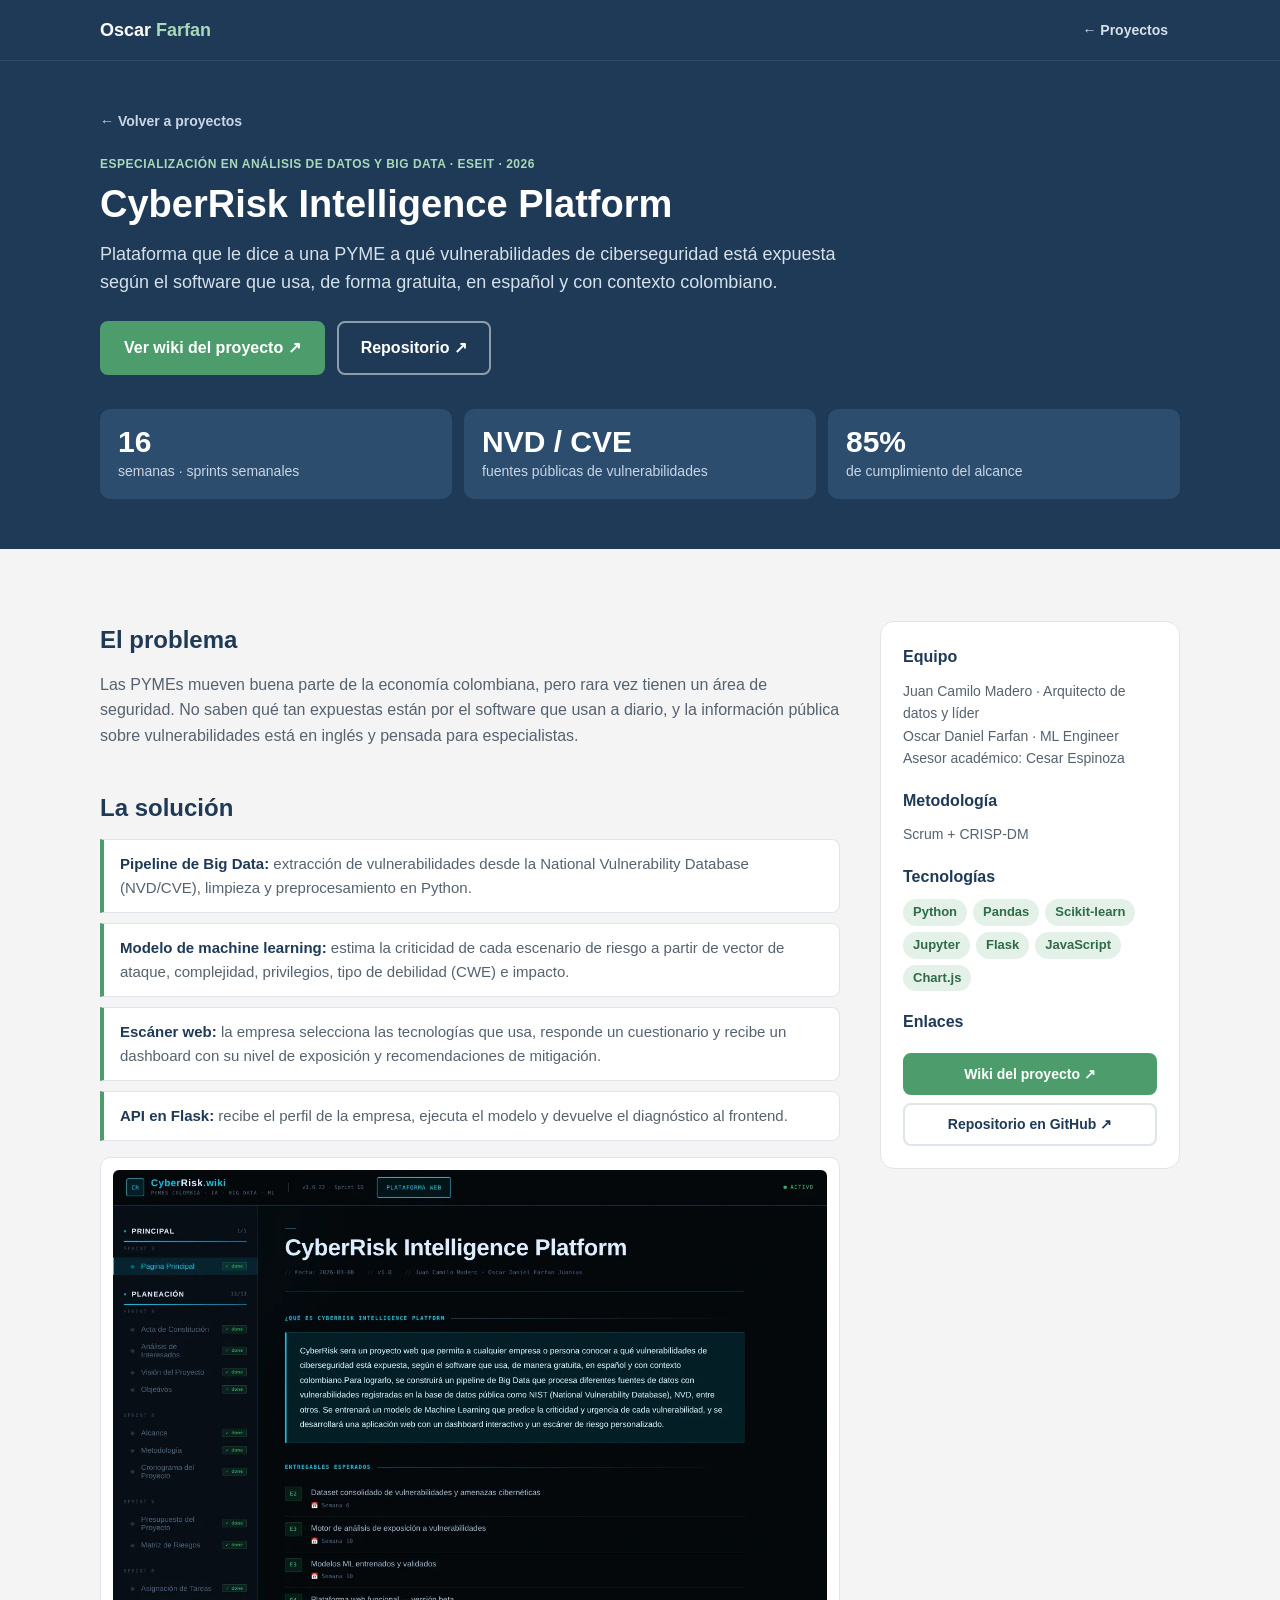
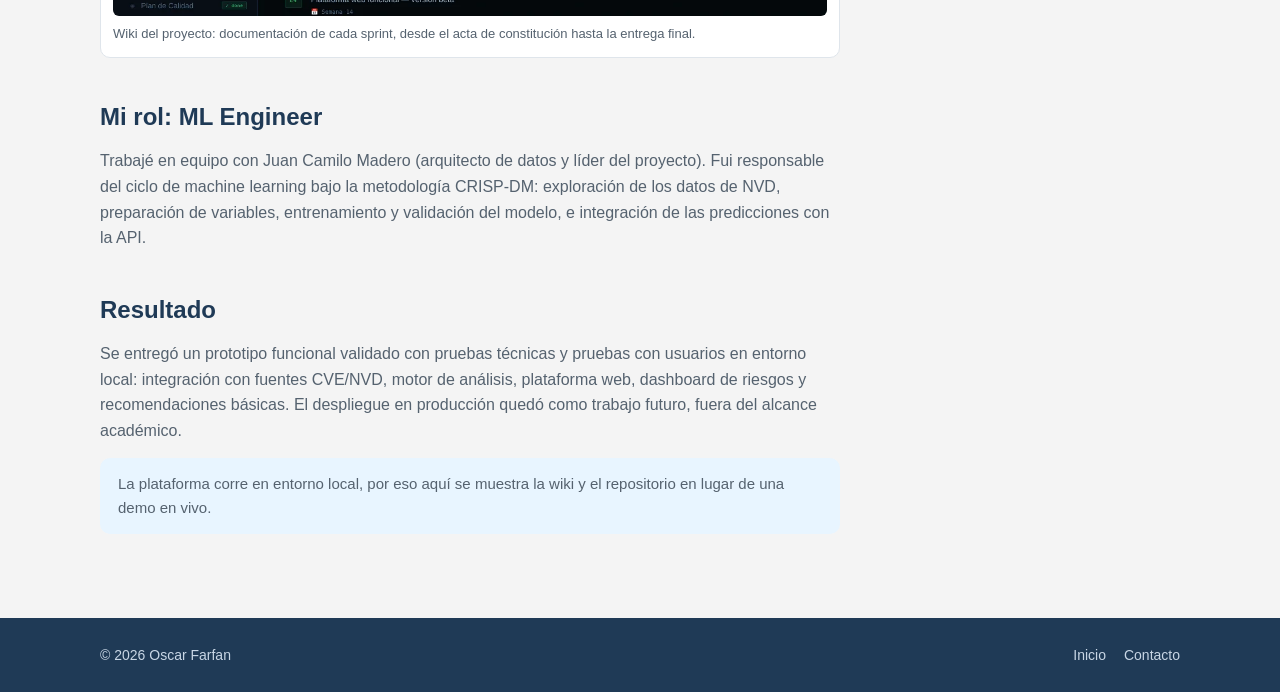
<file: proyectos/cyberrisk.html>
<!DOCTYPE html>
<html lang="es">
<head>
    <meta charset="UTF-8">
    <meta name="viewport" content="width=device-width, initial-scale=1.0">
    <title>CyberRisk Intelligence Platform | Oscar Farfan</title>
    <meta name="description" content="Plataforma de inteligencia de riesgo cibernético para PYMEs colombianas con Big Data y machine learning. Proyecto de la Especialización en Análisis de Datos y Big Data (ESEIT).">
    <link rel="stylesheet" href="../styles/style.css">
    <link rel="shortcut icon" href="../img/favicon.ico">
</head>
<body>
    <header>
        <div class="nav-container">
            <a href="../index.html" class="nav-brand">Oscar <span>Farfan</span></a>
            <ul class="nav-list" style="display:flex">
                <li><a href="../index.html#destacados">← Proyectos</a></li>
            </ul>
        </div>
    </header>

    <section class="detail-hero">
        <div class="container">
            <a class="back-link" href="../index.html#destacados">← Volver a proyectos</a>
            <span class="badge">Especialización en Análisis de Datos y Big Data · ESEIT · 2026</span>
            <h1>CyberRisk Intelligence Platform</h1>
            <p>Plataforma que le dice a una PYME a qué vulnerabilidades de ciberseguridad está expuesta según el software que usa, de forma gratuita, en español y con contexto colombiano.</p>
            <div class="hero-actions">
                <a class="btn" href="https://oscar98farfan.github.io/CyberRiskIntelligencePlatform/" target="_blank" rel="noopener">Ver wiki del proyecto ↗</a>
                <a class="btn btn-outline" href="https://github.com/Oscar98farfan/CyberRiskIntelligencePlatform" target="_blank" rel="noopener">Repositorio ↗</a>
            </div>
            <div class="detail-meta">
                <div class="stat"><strong>16</strong><span>semanas · sprints semanales</span></div>
                <div class="stat"><strong>NVD / CVE</strong><span>fuentes públicas de vulnerabilidades</span></div>
                <div class="stat"><strong>85%</strong><span>de cumplimiento del alcance</span></div>
            </div>
        </div>
    </section>

    <section class="section">
        <div class="container detail-layout">
            <div class="detail-main">
                <h2>El problema</h2>
                <p>Las PYMEs mueven buena parte de la economía colombiana, pero rara vez tienen un área de seguridad. No saben qué tan expuestas están por el software que usan a diario, y la información pública sobre vulnerabilidades está en inglés y pensada para especialistas.</p>

                <h2>La solución</h2>
                <ul class="feature-list">
                    <li><strong>Pipeline de Big Data:</strong> extracción de vulnerabilidades desde la National Vulnerability Database (NVD/CVE), limpieza y preprocesamiento en Python.</li>
                    <li><strong>Modelo de machine learning:</strong> estima la criticidad de cada escenario de riesgo a partir de vector de ataque, complejidad, privilegios, tipo de debilidad (CWE) e impacto.</li>
                    <li><strong>Escáner web:</strong> la empresa selecciona las tecnologías que usa, responde un cuestionario y recibe un dashboard con su nivel de exposición y recomendaciones de mitigación.</li>
                    <li><strong>API en Flask:</strong> recibe el perfil de la empresa, ejecuta el modelo y devuelve el diagnóstico al frontend.</li>
                </ul>

                <figure class="figure">
                    <img src="../img/proyectos/cyberrisk-wiki.webp" alt="Wiki del proyecto CyberRisk con la descripción y los entregables" loading="lazy">
                    <figcaption>Wiki del proyecto: documentación de cada sprint, desde el acta de constitución hasta la entrega final.</figcaption>
                </figure>

                <h2>Mi rol: ML Engineer</h2>
                <p>Trabajé en equipo con Juan Camilo Madero (arquitecto de datos y líder del proyecto). Fui responsable del ciclo de machine learning bajo la metodología CRISP-DM: exploración de los datos de NVD, preparación de variables, entrenamiento y validación del modelo, e integración de las predicciones con la API.</p>

                <h2>Resultado</h2>
                <p>Se entregó un prototipo funcional validado con pruebas técnicas y pruebas con usuarios en entorno local: integración con fuentes CVE/NVD, motor de análisis, plataforma web, dashboard de riesgos y recomendaciones básicas. El despliegue en producción quedó como trabajo futuro, fuera del alcance académico.</p>
                <p class="note">La plataforma corre en entorno local, por eso aquí se muestra la wiki y el repositorio en lugar de una demo en vivo.</p>
            </div>

            <aside class="detail-aside">
                <h3>Equipo</h3>
                <p>Juan Camilo Madero · Arquitecto de datos y líder<br>Oscar Daniel Farfan · ML Engineer<br>Asesor académico: Cesar Espinoza</p>
                <h3>Metodología</h3>
                <p>Scrum + CRISP-DM</p>
                <h3>Tecnologías</h3>
                <div class="tags">
                    <span class="tag">Python</span><span class="tag">Pandas</span><span class="tag">Scikit-learn</span><span class="tag">Jupyter</span><span class="tag">Flask</span><span class="tag">JavaScript</span><span class="tag">Chart.js</span>
                </div>
                <h3>Enlaces</h3>
                <a class="btn btn-sm" href="https://oscar98farfan.github.io/CyberRiskIntelligencePlatform/" target="_blank" rel="noopener">Wiki del proyecto ↗</a>
                <a class="btn btn-sm btn-light" href="https://github.com/Oscar98farfan/CyberRiskIntelligencePlatform" target="_blank" rel="noopener">Repositorio en GitHub ↗</a>
            </aside>
        </div>
    </section>

    <footer>
        <div class="container footer-content">
            <p>&copy; 2026 Oscar Farfan</p>
            <div class="footer-links"><a href="../index.html">Inicio</a><a href="../index.html#contacto">Contacto</a></div>
        </div>
    </footer>
</body>
</html>
</file>
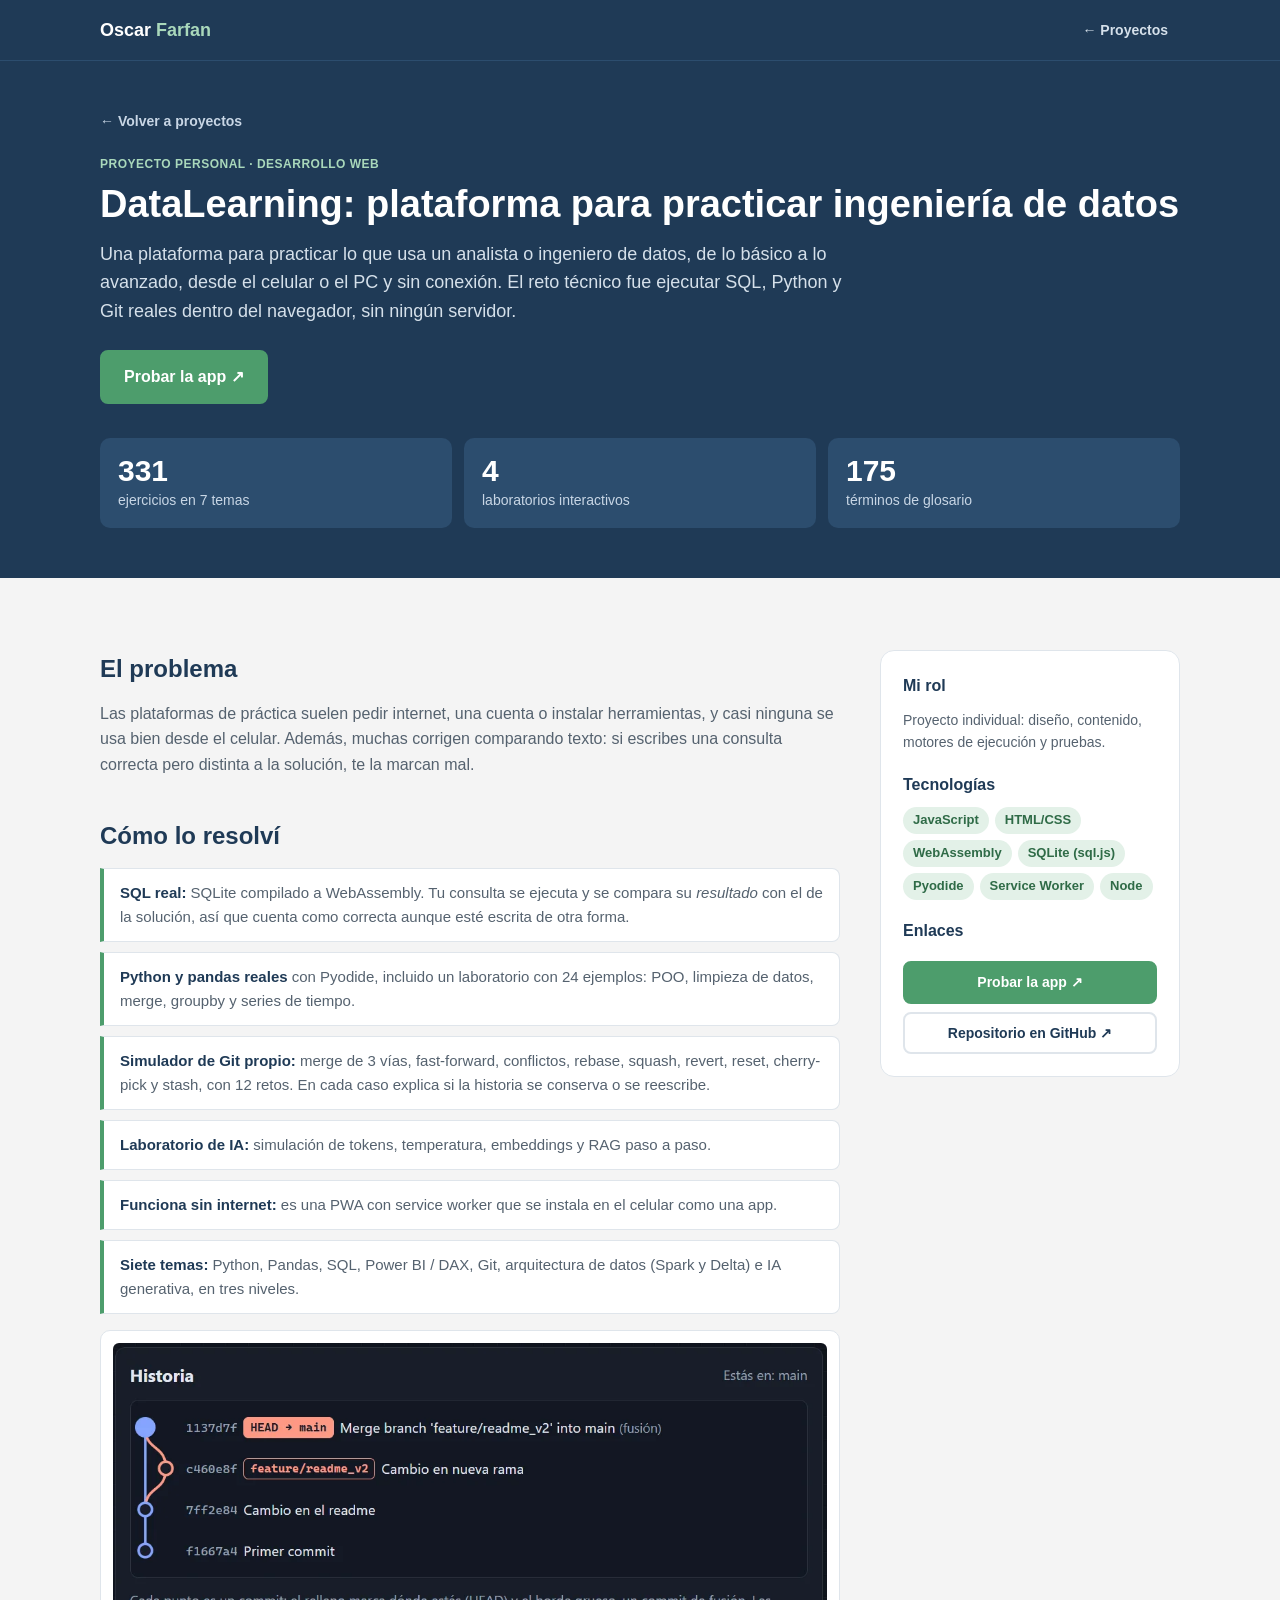
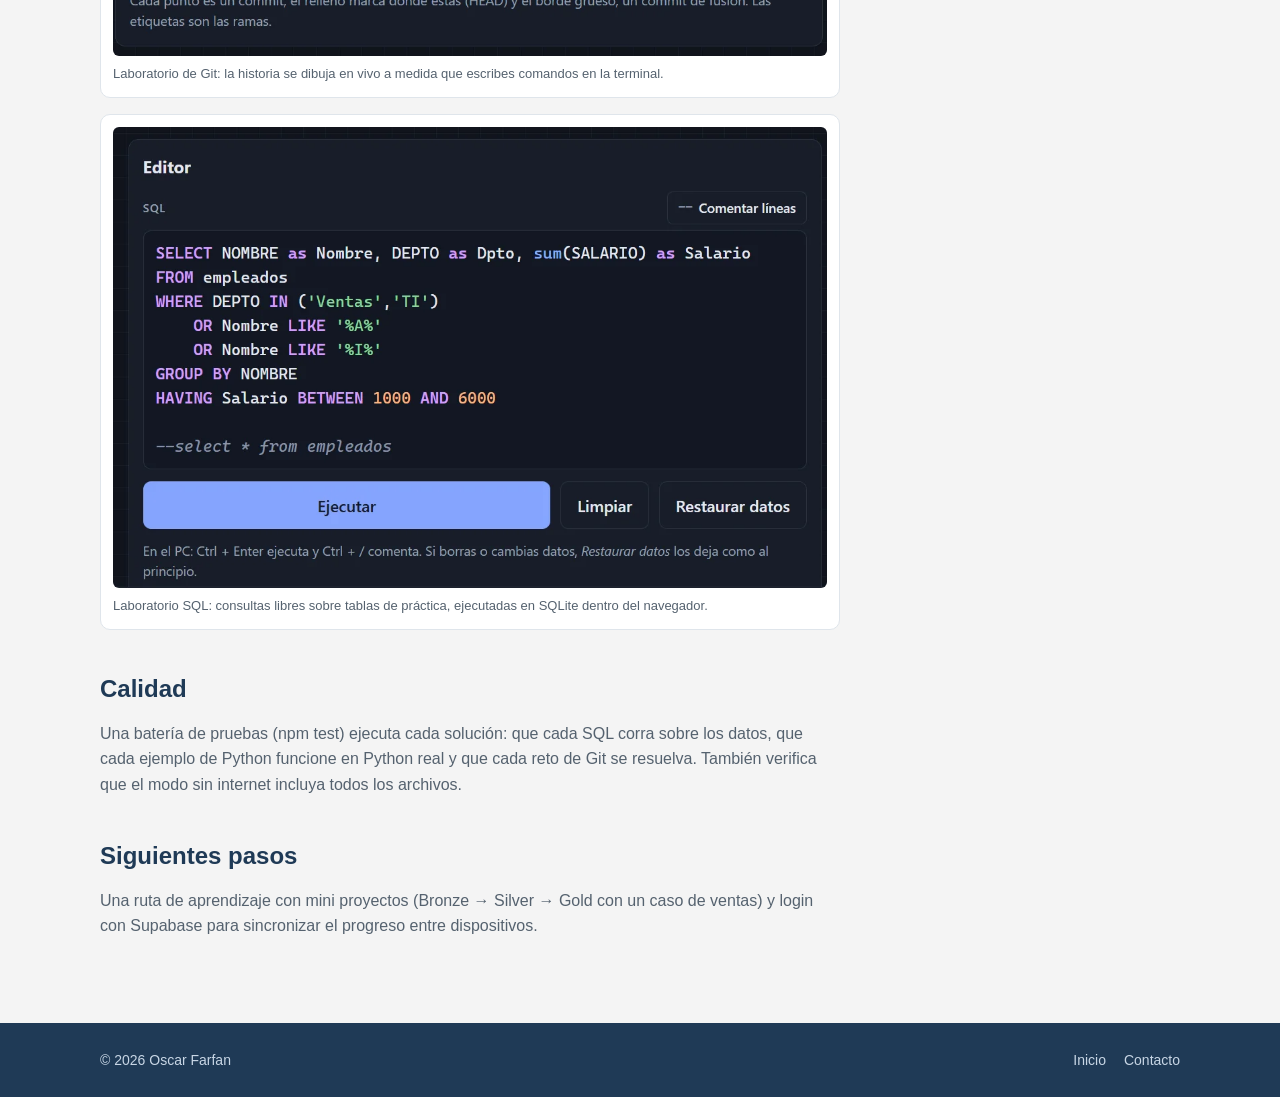
<file: proyectos/datalearning.html>
<!DOCTYPE html>
<html lang="es">
<head>
    <meta charset="UTF-8">
    <meta name="viewport" content="width=device-width, initial-scale=1.0">
    <title>DataLearning | Oscar Farfan</title>
    <meta name="description" content="Plataforma para practicar ingeniería y análisis de datos sin internet: SQL, Python y pandas reales en el navegador con WebAssembly, simulador de Git y 331 ejercicios.">
    <link rel="stylesheet" href="../styles/style.css">
    <link rel="shortcut icon" href="../img/favicon.ico">
</head>
<body>
    <header>
        <div class="nav-container">
            <a href="../index.html" class="nav-brand">Oscar <span>Farfan</span></a>
            <ul class="nav-list" style="display:flex">
                <li><a href="../index.html#destacados">← Proyectos</a></li>
            </ul>
        </div>
    </header>

    <section class="detail-hero">
        <div class="container">
            <a class="back-link" href="../index.html#destacados">← Volver a proyectos</a>
            <span class="badge">Proyecto personal · Desarrollo web</span>
            <h1>DataLearning: plataforma para practicar ingeniería de datos</h1>
            <p>Una plataforma para practicar lo que usa un analista o ingeniero de datos, de lo básico a lo avanzado, desde el celular o el PC y sin conexión. El reto técnico fue ejecutar SQL, Python y Git reales dentro del navegador, sin ningún servidor.</p>
            <div class="hero-actions">
                <a class="btn" href="https://oscar98farfan.github.io/DataLearning/" target="_blank" rel="noopener">Probar la app ↗</a>
            </div>
            <div class="detail-meta">
                <div class="stat"><strong>331</strong><span>ejercicios en 7 temas</span></div>
                <div class="stat"><strong>4</strong><span>laboratorios interactivos</span></div>
                <div class="stat"><strong>175</strong><span>términos de glosario</span></div>
            </div>
        </div>
    </section>

    <section class="section">
        <div class="container detail-layout">
            <div class="detail-main">
                <h2>El problema</h2>
                <p>Las plataformas de práctica suelen pedir internet, una cuenta o instalar herramientas, y casi ninguna se usa bien desde el celular. Además, muchas corrigen comparando texto: si escribes una consulta correcta pero distinta a la solución, te la marcan mal.</p>

                <h2>Cómo lo resolví</h2>
                <ul class="feature-list">
                    <li><strong>SQL real:</strong> SQLite compilado a WebAssembly. Tu consulta se ejecuta y se compara su <em>resultado</em> con el de la solución, así que cuenta como correcta aunque esté escrita de otra forma.</li>
                    <li><strong>Python y pandas reales</strong> con Pyodide, incluido un laboratorio con 24 ejemplos: POO, limpieza de datos, merge, groupby y series de tiempo.</li>
                    <li><strong>Simulador de Git propio:</strong> merge de 3 vías, fast-forward, conflictos, rebase, squash, revert, reset, cherry-pick y stash, con 12 retos. En cada caso explica si la historia se conserva o se reescribe.</li>
                    <li><strong>Laboratorio de IA:</strong> simulación de tokens, temperatura, embeddings y RAG paso a paso.</li>
                    <li><strong>Funciona sin internet:</strong> es una PWA con service worker que se instala en el celular como una app.</li>
                    <li><strong>Siete temas:</strong> Python, Pandas, SQL, Power BI / DAX, Git, arquitectura de datos (Spark y Delta) e IA generativa, en tres niveles.</li>
                </ul>

                <figure class="figure">
                    <img src="../img/proyectos/datalearning-git.webp" alt="Grafo de la historia en el laboratorio de Git, con una rama fusionada en main" loading="lazy">
                    <figcaption>Laboratorio de Git: la historia se dibuja en vivo a medida que escribes comandos en la terminal.</figcaption>
                </figure>
                <figure class="figure">
                    <img src="../img/proyectos/datalearning-sql.webp" alt="Editor SQL con colores de sintaxis y botones para ejecutar y restaurar los datos" loading="lazy">
                    <figcaption>Laboratorio SQL: consultas libres sobre tablas de práctica, ejecutadas en SQLite dentro del navegador.</figcaption>
                </figure>

                <h2>Calidad</h2>
                <p>Una batería de pruebas (<code>npm test</code>) ejecuta cada solución: que cada SQL corra sobre los datos, que cada ejemplo de Python funcione en Python real y que cada reto de Git se resuelva. También verifica que el modo sin internet incluya todos los archivos.</p>

                <h2>Siguientes pasos</h2>
                <p>Una ruta de aprendizaje con mini proyectos (Bronze → Silver → Gold con un caso de ventas) y login con Supabase para sincronizar el progreso entre dispositivos.</p>
            </div>

            <aside class="detail-aside">
                <h3>Mi rol</h3>
                <p>Proyecto individual: diseño, contenido, motores de ejecución y pruebas.</p>
                <h3>Tecnologías</h3>
                <div class="tags">
                    <span class="tag">JavaScript</span><span class="tag">HTML/CSS</span><span class="tag">WebAssembly</span><span class="tag">SQLite (sql.js)</span><span class="tag">Pyodide</span><span class="tag">Service Worker</span><span class="tag">Node</span>
                </div>
                <h3>Enlaces</h3>
                <a class="btn btn-sm" href="https://oscar98farfan.github.io/DataLearning/" target="_blank" rel="noopener">Probar la app ↗</a>
                <a class="btn btn-sm btn-light" href="https://github.com/Oscar98farfan/DataLearning" target="_blank" rel="noopener">Repositorio en GitHub ↗</a>
            </aside>
        </div>
    </section>

    <footer>
        <div class="container footer-content">
            <p>&copy; 2026 Oscar Farfan</p>
            <div class="footer-links"><a href="../index.html">Inicio</a><a href="../index.html#contacto">Contacto</a></div>
        </div>
    </footer>
</body>
</html>
</file>
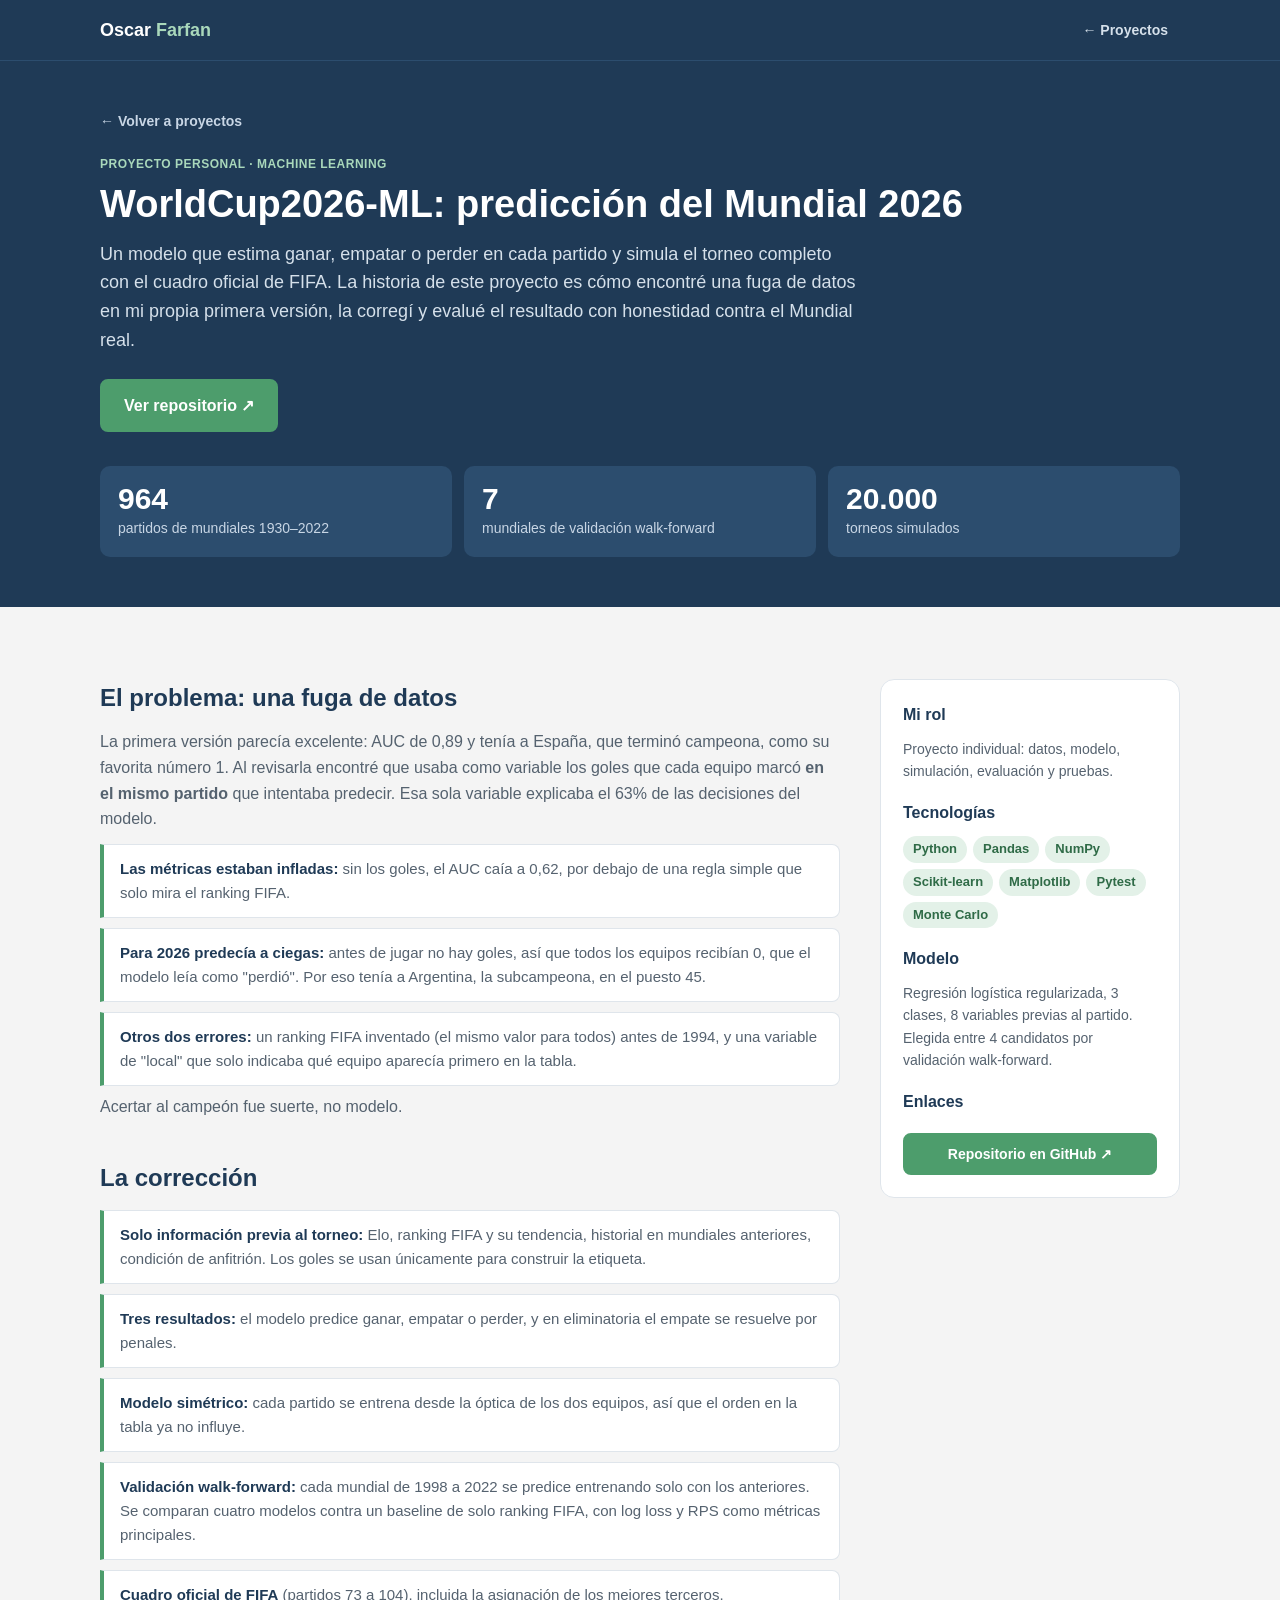
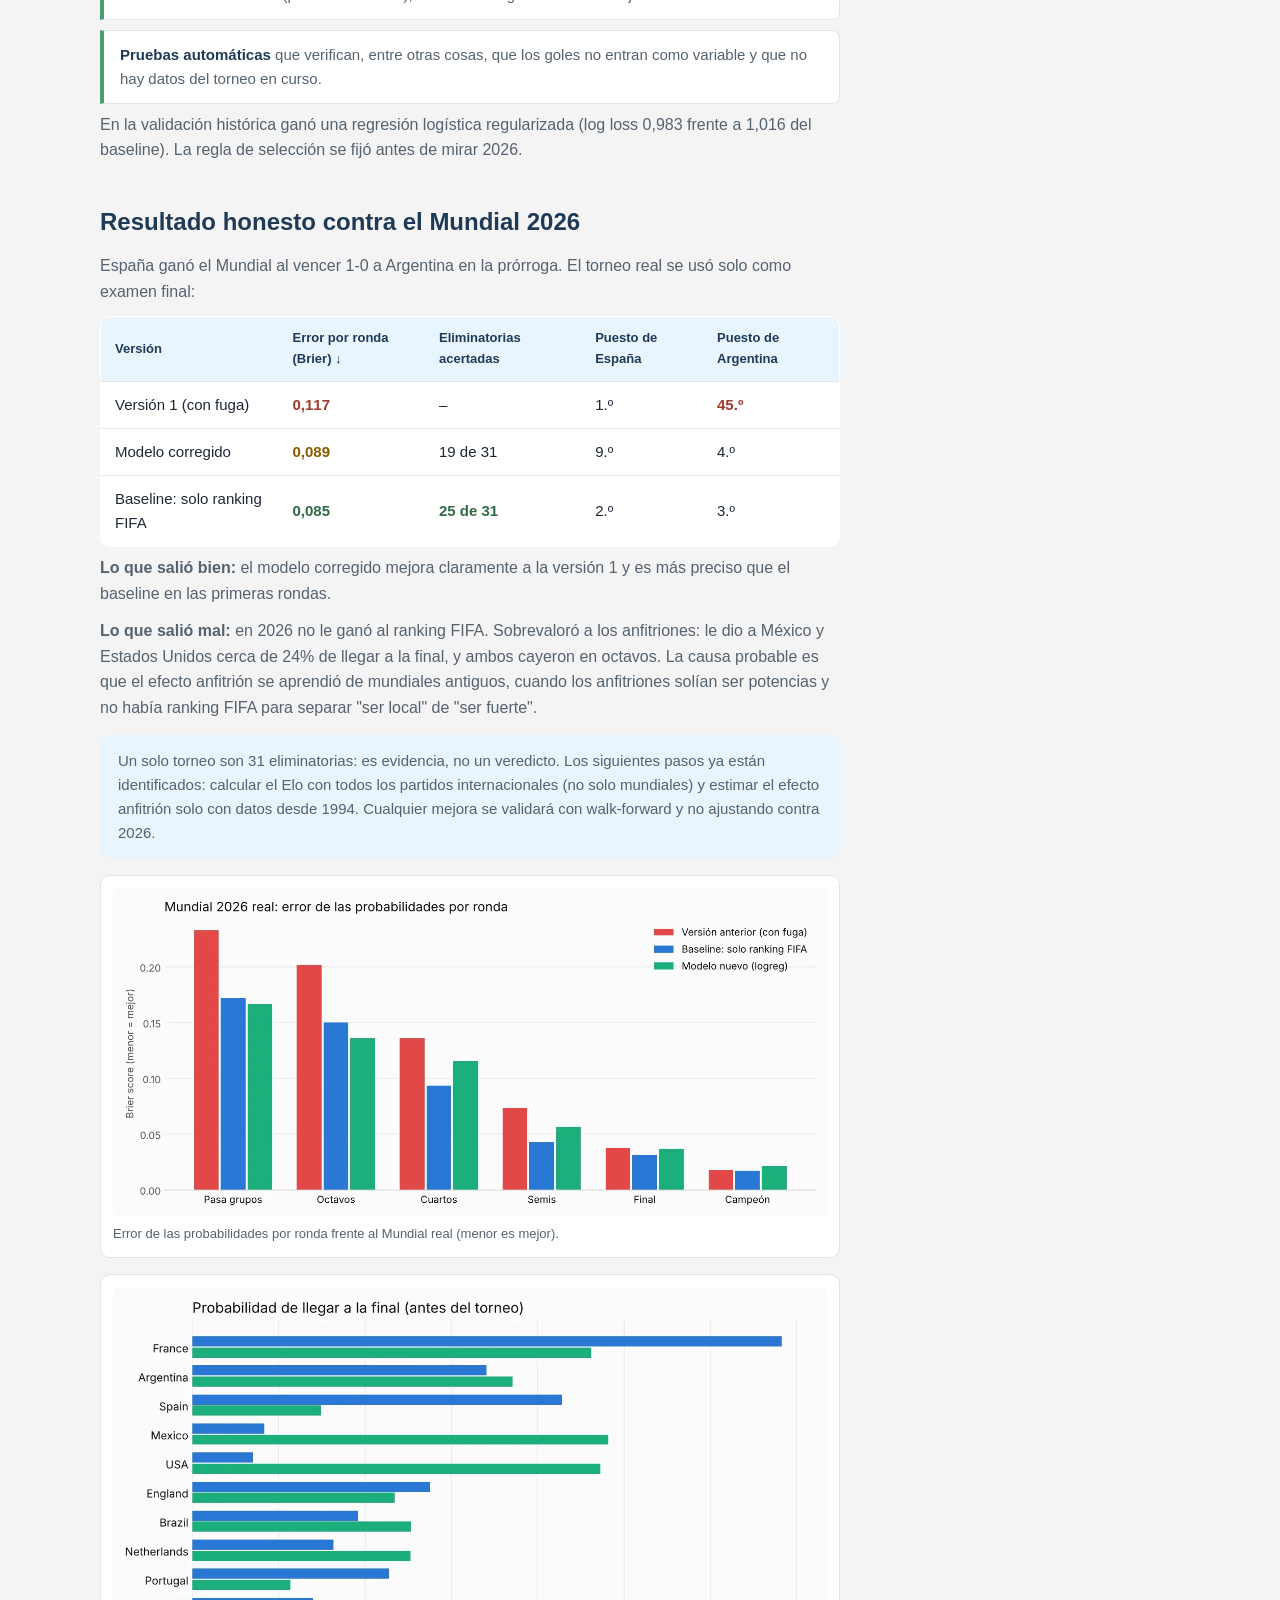
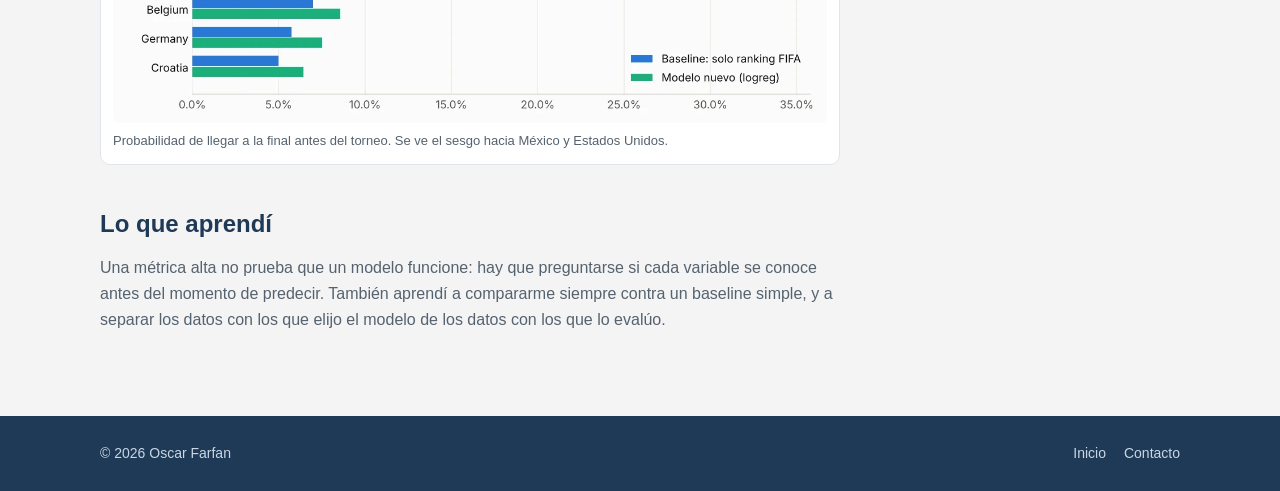
<file: proyectos/mundial-2026.html>
<!DOCTYPE html>
<html lang="es">
<head>
    <meta charset="UTF-8">
    <meta name="viewport" content="width=device-width, initial-scale=1.0">
    <title>WorldCup2026-ML | Oscar Farfan</title>
    <meta name="description" content="Modelo de machine learning y simulación Monte Carlo del Mundial 2026: detección y corrección de una fuga de datos, validación walk-forward y evaluación contra el torneo real.">
    <link rel="stylesheet" href="../styles/style.css">
    <link rel="shortcut icon" href="../img/favicon.ico">
</head>
<body>
    <header>
        <div class="nav-container">
            <a href="../index.html" class="nav-brand">Oscar <span>Farfan</span></a>
            <ul class="nav-list" style="display:flex">
                <li><a href="../index.html#destacados">← Proyectos</a></li>
            </ul>
        </div>
    </header>

    <section class="detail-hero">
        <div class="container">
            <a class="back-link" href="../index.html#destacados">← Volver a proyectos</a>
            <span class="badge">Proyecto personal · Machine learning</span>
            <h1>WorldCup2026-ML: predicción del Mundial 2026</h1>
            <p>Un modelo que estima ganar, empatar o perder en cada partido y simula el torneo completo con el cuadro oficial de FIFA. La historia de este proyecto es cómo encontré una fuga de datos en mi propia primera versión, la corregí y evalué el resultado con honestidad contra el Mundial real.</p>
            <div class="hero-actions">
                <a class="btn" href="https://github.com/Oscar98farfan/WorldCup2026-ML" target="_blank" rel="noopener">Ver repositorio ↗</a>
            </div>
            <div class="detail-meta">
                <div class="stat"><strong>964</strong><span>partidos de mundiales 1930–2022</span></div>
                <div class="stat"><strong>7</strong><span>mundiales de validación walk-forward</span></div>
                <div class="stat"><strong>20.000</strong><span>torneos simulados</span></div>
            </div>
        </div>
    </section>

    <section class="section">
        <div class="container detail-layout">
            <div class="detail-main">
                <h2>El problema: una fuga de datos</h2>
                <p>La primera versión parecía excelente: AUC de 0,89 y tenía a España, que terminó campeona, como su favorita número 1. Al revisarla encontré que usaba como variable los goles que cada equipo marcó <strong>en el mismo partido</strong> que intentaba predecir. Esa sola variable explicaba el 63% de las decisiones del modelo.</p>
                <ul class="feature-list">
                    <li><strong>Las métricas estaban infladas:</strong> sin los goles, el AUC caía a 0,62, por debajo de una regla simple que solo mira el ranking FIFA.</li>
                    <li><strong>Para 2026 predecía a ciegas:</strong> antes de jugar no hay goles, así que todos los equipos recibían 0, que el modelo leía como "perdió". Por eso tenía a Argentina, la subcampeona, en el puesto 45.</li>
                    <li><strong>Otros dos errores:</strong> un ranking FIFA inventado (el mismo valor para todos) antes de 1994, y una variable de "local" que solo indicaba qué equipo aparecía primero en la tabla.</li>
                </ul>
                <p>Acertar al campeón fue suerte, no modelo.</p>

                <h2>La corrección</h2>
                <ul class="feature-list">
                    <li><strong>Solo información previa al torneo:</strong> Elo, ranking FIFA y su tendencia, historial en mundiales anteriores, condición de anfitrión. Los goles se usan únicamente para construir la etiqueta.</li>
                    <li><strong>Tres resultados:</strong> el modelo predice ganar, empatar o perder, y en eliminatoria el empate se resuelve por penales.</li>
                    <li><strong>Modelo simétrico:</strong> cada partido se entrena desde la óptica de los dos equipos, así que el orden en la tabla ya no influye.</li>
                    <li><strong>Validación walk-forward:</strong> cada mundial de 1998 a 2022 se predice entrenando solo con los anteriores. Se comparan cuatro modelos contra un baseline de solo ranking FIFA, con log loss y RPS como métricas principales.</li>
                    <li><strong>Cuadro oficial de FIFA</strong> (partidos 73 a 104), incluida la asignación de los mejores terceros.</li>
                    <li><strong>Pruebas automáticas</strong> que verifican, entre otras cosas, que los goles no entran como variable y que no hay datos del torneo en curso.</li>
                </ul>
                <p>En la validación histórica ganó una regresión logística regularizada (log loss 0,983 frente a 1,016 del baseline). La regla de selección se fijó antes de mirar 2026.</p>

                <h2>Resultado honesto contra el Mundial 2026</h2>
                <p>España ganó el Mundial al vencer 1-0 a Argentina en la prórroga. El torneo real se usó solo como examen final:</p>
                <table class="result-table">
                    <thead>
                        <tr><th>Versión</th><th>Error por ronda (Brier) ↓</th><th>Eliminatorias acertadas</th><th>Puesto de España</th><th>Puesto de Argentina</th></tr>
                    </thead>
                    <tbody>
                        <tr><td>Versión 1 (con fuga)</td><td class="miss">0,117</td><td>–</td><td>1.º</td><td class="miss">45.º</td></tr>
                        <tr><td>Modelo corregido</td><td class="mid">0,089</td><td>19 de 31</td><td>9.º</td><td>4.º</td></tr>
                        <tr><td>Baseline: solo ranking FIFA</td><td class="ok">0,085</td><td class="ok">25 de 31</td><td>2.º</td><td>3.º</td></tr>
                    </tbody>
                </table>
                <p><strong>Lo que salió bien:</strong> el modelo corregido mejora claramente a la versión 1 y es más preciso que el baseline en las primeras rondas.</p>
                <p><strong>Lo que salió mal:</strong> en 2026 no le ganó al ranking FIFA. Sobrevaloró a los anfitriones: le dio a México y Estados Unidos cerca de 24% de llegar a la final, y ambos cayeron en octavos. La causa probable es que el efecto anfitrión se aprendió de mundiales antiguos, cuando los anfitriones solían ser potencias y no había ranking FIFA para separar "ser local" de "ser fuerte".</p>
                <p class="note">Un solo torneo son 31 eliminatorias: es evidencia, no un veredicto. Los siguientes pasos ya están identificados: calcular el Elo con todos los partidos internacionales (no solo mundiales) y estimar el efecto anfitrión solo con datos desde 1994. Cualquier mejora se validará con walk-forward y no ajustando contra 2026.</p>

                <figure class="figure">
                    <img src="../img/proyectos/mundial-evaluacion-2026.webp" alt="Error por ronda en el Mundial 2026 de la versión con fuga, el baseline y el modelo corregido" loading="lazy">
                    <figcaption>Error de las probabilidades por ronda frente al Mundial real (menor es mejor).</figcaption>
                </figure>
                <figure class="figure">
                    <img src="../img/proyectos/mundial-prob-final.webp" alt="Probabilidad de llegar a la final antes del torneo según el modelo y según el ranking FIFA" loading="lazy">
                    <figcaption>Probabilidad de llegar a la final antes del torneo. Se ve el sesgo hacia México y Estados Unidos.</figcaption>
                </figure>

                <h2>Lo que aprendí</h2>
                <p>Una métrica alta no prueba que un modelo funcione: hay que preguntarse si cada variable se conoce antes del momento de predecir. También aprendí a compararme siempre contra un baseline simple, y a separar los datos con los que elijo el modelo de los datos con los que lo evalúo.</p>
            </div>

            <aside class="detail-aside">
                <h3>Mi rol</h3>
                <p>Proyecto individual: datos, modelo, simulación, evaluación y pruebas.</p>
                <h3>Tecnologías</h3>
                <div class="tags">
                    <span class="tag">Python</span><span class="tag">Pandas</span><span class="tag">NumPy</span><span class="tag">Scikit-learn</span><span class="tag">Matplotlib</span><span class="tag">Pytest</span><span class="tag">Monte Carlo</span>
                </div>
                <h3>Modelo</h3>
                <p>Regresión logística regularizada, 3 clases, 8 variables previas al partido. Elegida entre 4 candidatos por validación walk-forward.</p>
                <h3>Enlaces</h3>
                <a class="btn btn-sm" href="https://github.com/Oscar98farfan/WorldCup2026-ML" target="_blank" rel="noopener">Repositorio en GitHub ↗</a>
            </aside>
        </div>
    </section>

    <footer>
        <div class="container footer-content">
            <p>&copy; 2026 Oscar Farfan</p>
            <div class="footer-links"><a href="../index.html">Inicio</a><a href="../index.html#contacto">Contacto</a></div>
        </div>
    </footer>
</body>
</html>
</file>
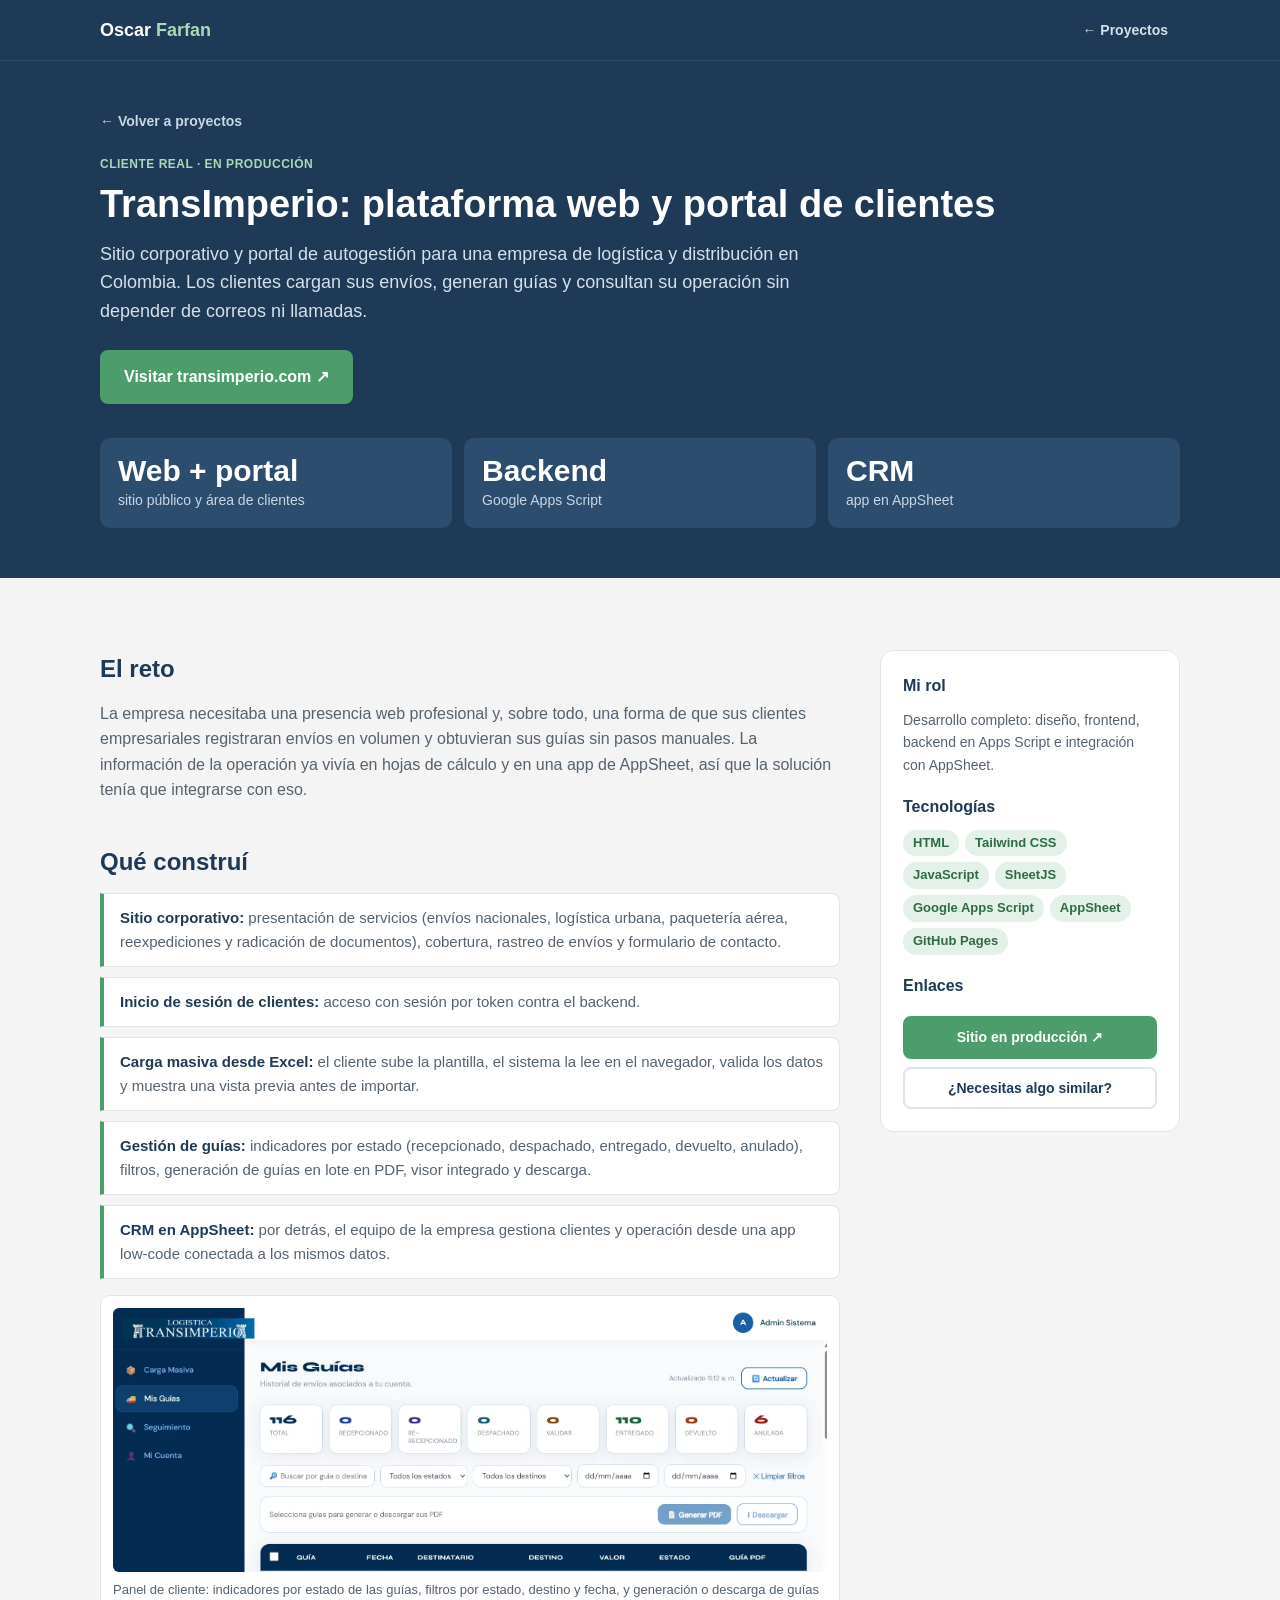
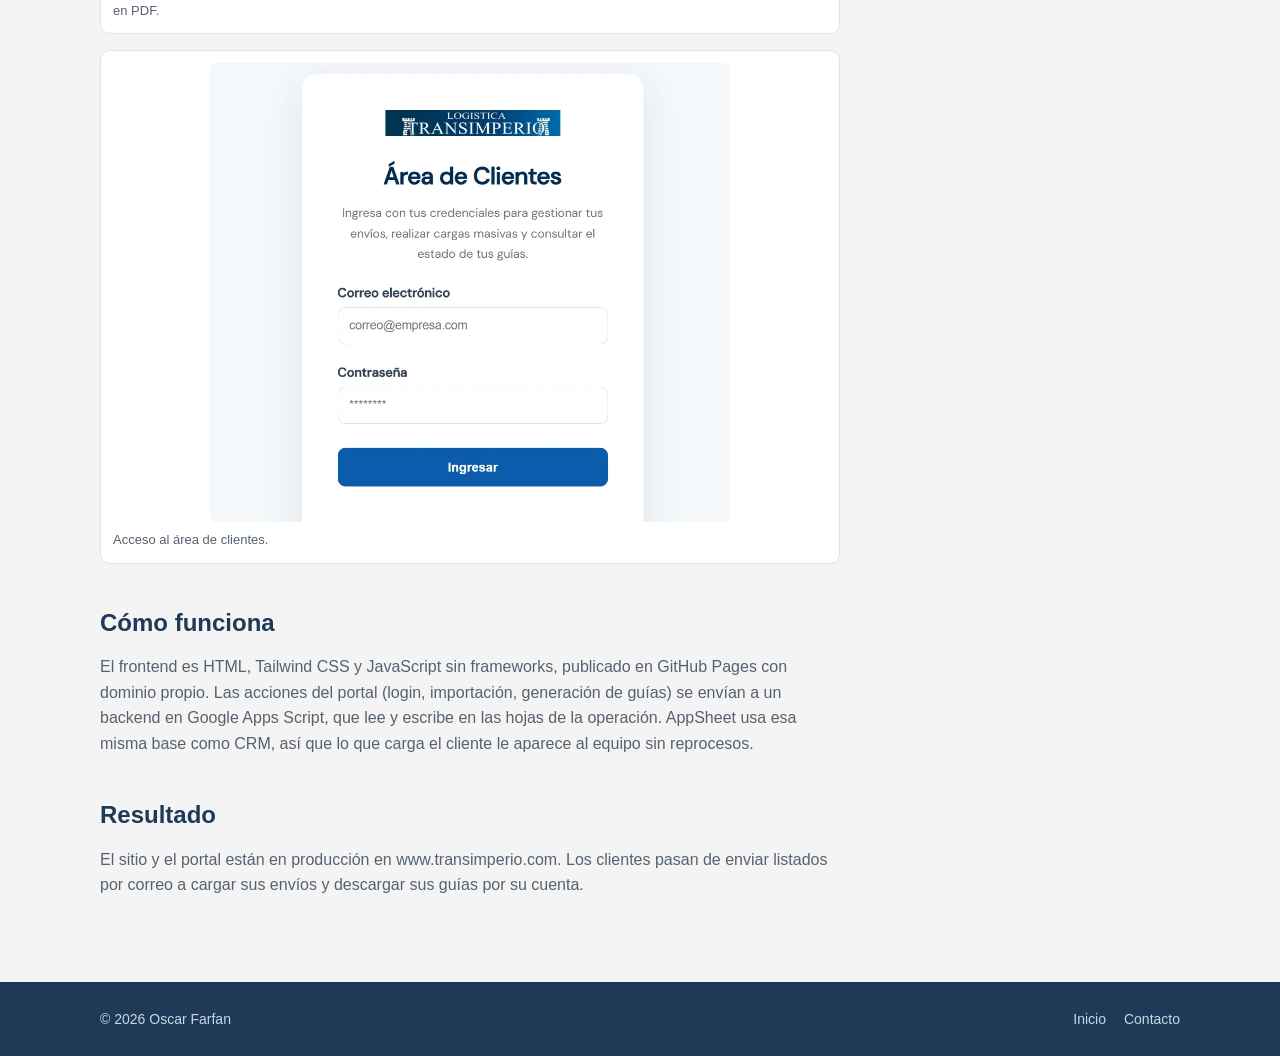
<file: proyectos/transimperio.html>
<!DOCTYPE html>
<html lang="es">
<head>
    <meta charset="UTF-8">
    <meta name="viewport" content="width=device-width, initial-scale=1.0">
    <title>TransImperio | Oscar Farfan</title>
    <meta name="description" content="Plataforma web y portal de clientes para TransImperio, empresa de logística en Colombia, con backend en Google Apps Script y CRM en AppSheet.">
    <link rel="stylesheet" href="../styles/style.css">
    <link rel="shortcut icon" href="../img/favicon.ico">
</head>
<body>
    <header>
        <div class="nav-container">
            <a href="../index.html" class="nav-brand">Oscar <span>Farfan</span></a>
            <ul class="nav-list" style="display:flex">
                <li><a href="../index.html#destacados">← Proyectos</a></li>
            </ul>
        </div>
    </header>

    <section class="detail-hero">
        <div class="container">
            <a class="back-link" href="../index.html#destacados">← Volver a proyectos</a>
            <span class="badge">Cliente real · En producción</span>
            <h1>TransImperio: plataforma web y portal de clientes</h1>
            <p>Sitio corporativo y portal de autogestión para una empresa de logística y distribución en Colombia. Los clientes cargan sus envíos, generan guías y consultan su operación sin depender de correos ni llamadas.</p>
            <div class="hero-actions">
                <a class="btn" href="https://www.transimperio.com" target="_blank" rel="noopener">Visitar transimperio.com ↗</a>
            </div>
            <div class="detail-meta">
                <div class="stat"><strong>Web + portal</strong><span>sitio público y área de clientes</span></div>
                <div class="stat"><strong>Backend</strong><span>Google Apps Script</span></div>
                <div class="stat"><strong>CRM</strong><span>app en AppSheet</span></div>
            </div>
        </div>
    </section>

    <section class="section">
        <div class="container detail-layout">
            <div class="detail-main">
                <h2>El reto</h2>
                <p>La empresa necesitaba una presencia web profesional y, sobre todo, una forma de que sus clientes empresariales registraran envíos en volumen y obtuvieran sus guías sin pasos manuales. La información de la operación ya vivía en hojas de cálculo y en una app de AppSheet, así que la solución tenía que integrarse con eso.</p>

                <h2>Qué construí</h2>
                <ul class="feature-list">
                    <li><strong>Sitio corporativo:</strong> presentación de servicios (envíos nacionales, logística urbana, paquetería aérea, reexpediciones y radicación de documentos), cobertura, rastreo de envíos y formulario de contacto.</li>
                    <li><strong>Inicio de sesión de clientes:</strong> acceso con sesión por token contra el backend.</li>
                    <li><strong>Carga masiva desde Excel:</strong> el cliente sube la plantilla, el sistema la lee en el navegador, valida los datos y muestra una vista previa antes de importar.</li>
                    <li><strong>Gestión de guías:</strong> indicadores por estado (recepcionado, despachado, entregado, devuelto, anulado), filtros, generación de guías en lote en PDF, visor integrado y descarga.</li>
                    <li><strong>CRM en AppSheet:</strong> por detrás, el equipo de la empresa gestiona clientes y operación desde una app low-code conectada a los mismos datos.</li>
                </ul>

                <figure class="figure">
                    <img src="../img/proyectos/transimperio-panel.webp" alt="Panel Mis Guías con indicadores por estado, filtros y generación de PDF" loading="lazy">
                    <figcaption>Panel de cliente: indicadores por estado de las guías, filtros por estado, destino y fecha, y generación o descarga de guías en PDF.</figcaption>
                </figure>
                <figure class="figure">
                    <img src="../img/proyectos/transimperio-login.webp" alt="Pantalla de inicio de sesión del área de clientes" loading="lazy" style="max-width:520px;margin:0 auto">
                    <figcaption>Acceso al área de clientes.</figcaption>
                </figure>

                <h2>Cómo funciona</h2>
                <p>El frontend es HTML, Tailwind CSS y JavaScript sin frameworks, publicado en GitHub Pages con dominio propio. Las acciones del portal (login, importación, generación de guías) se envían a un backend en Google Apps Script, que lee y escribe en las hojas de la operación. AppSheet usa esa misma base como CRM, así que lo que carga el cliente le aparece al equipo sin reprocesos.</p>

                <h2>Resultado</h2>
                <p>El sitio y el portal están en producción en www.transimperio.com. Los clientes pasan de enviar listados por correo a cargar sus envíos y descargar sus guías por su cuenta.</p>
            </div>

            <aside class="detail-aside">
                <h3>Mi rol</h3>
                <p>Desarrollo completo: diseño, frontend, backend en Apps Script e integración con AppSheet.</p>
                <h3>Tecnologías</h3>
                <div class="tags">
                    <span class="tag">HTML</span><span class="tag">Tailwind CSS</span><span class="tag">JavaScript</span><span class="tag">SheetJS</span><span class="tag">Google Apps Script</span><span class="tag">AppSheet</span><span class="tag">GitHub Pages</span>
                </div>
                <h3>Enlaces</h3>
                <a class="btn btn-sm" href="https://www.transimperio.com" target="_blank" rel="noopener">Sitio en producción ↗</a>
                <a class="btn btn-sm btn-light" href="../index.html#contacto">¿Necesitas algo similar?</a>
            </aside>
        </div>
    </section>

    <footer>
        <div class="container footer-content">
            <p>&copy; 2026 Oscar Farfan</p>
            <div class="footer-links"><a href="../index.html">Inicio</a><a href="../index.html#contacto">Contacto</a></div>
        </div>
    </footer>
</body>
</html>
</file>
<file: styles/style.css>
/* ===== VARIABLES GLOBALES ===== */
:root {
    /* Colores (opción B · Azul profundo) */
    --navy: #1f3a56;          /* Encabezado y títulos */
    --navy-2: #2c4d6e;        /* Superficies sobre el navy */
    --azul: #3c6e99;          /* Azul industrial */
    --verde: #4d9d6c;         /* Verde proceso (acento) */
    --verde-oscuro: #3b8257;
    --verde-claro: #a9d8bb;
    --azul-suave: #e8f5ff;
    --texto: #1d2733;
    --texto-2: #55626f;
    --borde: #dfe5eb;
    --fondo: #f4f4f4;
    --white: #ffffff;

    /* Tipografía (sin cambios: Arial) */
    --sm: 14px;
    --md: 16px;
    --lg: 18px;
    --ex: 22px;

    /* Diseño */
    --radius: 10px;
    --shadow: 0 2px 8px rgba(31, 58, 86, 0.08);
    --shadow-hover: 0 8px 20px rgba(31, 58, 86, 0.14);
    --transition: all 0.25s ease;
    --max: 1120px;
}

/* ===== RESET Y BASE ===== */
* {
    margin: 0;
    padding: 0;
    box-sizing: border-box;
    font-family: 'Arial', sans-serif;
}

html { scroll-behavior: smooth; scroll-padding-top: 70px; }

body {
    background-color: var(--fondo);
    color: var(--texto);
    line-height: 1.6;
}

a { color: inherit; text-decoration: none; }
ul { list-style: none; }
img { max-width: 100%; display: block; }

.container {
    width: 100%;
    max-width: var(--max);
    margin: 0 auto;
    padding: 0 20px;
}

/* ===== HEADER Y NAVEGACIÓN ===== */
header {
    background: var(--navy);
    position: fixed;
    width: 100%;
    top: 0;
    z-index: 1000;
    border-bottom: 1px solid var(--navy-2);
}

.nav-container {
    max-width: var(--max);
    margin: 0 auto;
    padding: 0 20px;
    height: 60px;
    display: flex;
    align-items: center;
    justify-content: space-between;
}

.nav-brand {
    color: var(--white);
    font-weight: bold;
    font-size: var(--lg);
}

.nav-brand span { color: var(--verde-claro); }

.nav-list { display: flex; gap: 6px; }

.nav-list li a {
    color: #d5e0ea;
    font-size: var(--sm);
    font-weight: bold;
    padding: 8px 12px;
    border-radius: 6px;
    transition: var(--transition);
}

.nav-list li a:hover { color: var(--white); background: var(--navy-2); }

.hamburger-menu {
    background: none;
    border: none;
    color: var(--white);
    font-size: 26px;
    cursor: pointer;
    display: none;
}

/* Menú lateral (móvil) */
.side-menu {
    position: fixed;
    top: 0;
    left: -270px;
    width: 260px;
    height: 100vh;
    overflow-y: auto;
    background: var(--navy);
    padding: 24px 20px;
    transition: left 0.3s ease;
    z-index: 1001;
}

.side-menu.open { left: 0; }

.side-menu-list { display: flex; flex-direction: column; gap: 4px; }

.side-menu-list li a {
    display: block;
    color: var(--white);
    font-size: var(--md);
    font-weight: bold;
    padding: 8px 10px;
    border-radius: 6px;
}

.side-menu-list li a:hover { background: var(--navy-2); }

.side-menu-list li.sub a {
    font-size: var(--sm);
    font-weight: normal;
    color: #c8d6e5;
    padding-left: 22px;
}

.overlay {
    position: fixed;
    inset: 0;
    background-color: rgba(0, 0, 0, 0.5);
    z-index: 1000;
    display: none;
}

.overlay.active { display: block; }

/* ===== BOTONES Y ETIQUETAS ===== */
.btn {
    display: inline-block;
    background: var(--verde);
    color: var(--white);
    font-weight: bold;
    font-size: var(--md);
    padding: 12px 22px;
    border-radius: 8px;
    border: 2px solid var(--verde);
    cursor: pointer;
    transition: var(--transition);
}

.btn:hover { background: var(--verde-oscuro); border-color: var(--verde-oscuro); }

.btn-outline {
    background: transparent;
    color: var(--white);
    border-color: rgba(255, 255, 255, 0.5);
}

.btn-outline:hover { background: var(--navy-2); border-color: var(--white); }

.btn-sm { font-size: var(--sm); padding: 8px 14px; }

.btn-light {
    background: var(--white);
    color: var(--navy);
    border-color: var(--borde);
}

.btn-light:hover { background: var(--azul-suave); border-color: var(--azul); }

.tags { display: flex; flex-wrap: wrap; gap: 6px; }

.tag {
    background: #e3f1e8;
    color: #2f6b47;
    font-size: 13px;
    font-weight: bold;
    padding: 3px 10px;
    border-radius: 20px;
}

.tag-azul { background: var(--azul-suave); color: var(--navy); }

.badge {
    display: inline-block;
    font-size: 12px;
    font-weight: bold;
    text-transform: uppercase;
    letter-spacing: 0.5px;
    color: var(--verde-oscuro);
}

/* ===== HERO ===== */
.hero {
    background: var(--navy);
    color: var(--white);
    padding: 120px 0 70px;
}

.hero-content {
    display: flex;
    align-items: center;
    gap: 48px;
}

.profile-img {
    width: 200px;
    height: 200px;
    border-radius: 50%;
    border: 4px solid var(--navy-2);
    background: var(--white);
    object-fit: cover;
    flex-shrink: 0;
}

.hero-text h1 { font-size: 40px; line-height: 1.15; }

.hero-text .hero-role {
    color: var(--verde-claro);
    font-size: var(--lg);
    font-weight: bold;
    margin: 10px 0 14px;
}

.hero-text p.hero-desc {
    color: #d5e0ea;
    font-size: var(--lg);
    max-width: 620px;
}

.hero-actions { display: flex; flex-wrap: wrap; gap: 12px; margin-top: 26px; }

.hero-stats {
    display: grid;
    grid-template-columns: repeat(3, minmax(0, 1fr));
    gap: 12px;
    margin-top: 40px;
}

.stat {
    background: var(--navy-2);
    border-radius: var(--radius);
    padding: 16px 18px;
}

.stat strong { display: block; font-size: 30px; line-height: 1.1; }
.stat span { color: #c8d6e5; font-size: var(--sm); }

.social-links { display: flex; gap: 12px; margin-top: 22px; }

.social-links a {
    width: 42px;
    height: 42px;
    border-radius: 50%;
    background: var(--white);
    display: flex;
    align-items: center;
    justify-content: center;
    transition: var(--transition);
}

.social-links a:hover { transform: translateY(-2px); }
.social-links img { width: 26px; height: 26px; object-fit: contain; }

/* ===== SECCIONES ===== */
.section { padding: 72px 0; }
.section-alt { background: var(--white); }

.section-head { max-width: 720px; margin-bottom: 36px; }

.section-head h2 {
    color: var(--navy);
    font-size: 30px;
    margin: 4px 0 10px;
}

.section-head p { color: var(--texto-2); font-size: var(--md); }

/* ===== PROYECTOS DESTACADOS ===== */
.featured-grid {
    display: grid;
    grid-template-columns: repeat(2, minmax(0, 1fr));
    gap: 24px;
}

.featured-card {
    background: var(--white);
    border: 1px solid var(--borde);
    border-radius: 14px;
    overflow: hidden;
    display: flex;
    flex-direction: column;
    box-shadow: var(--shadow);
    transition: var(--transition);
}

.featured-card:hover { transform: translateY(-4px); box-shadow: var(--shadow-hover); }

.featured-cover {
    height: 180px;
    background: var(--navy);
    overflow: hidden;
    position: relative;
}

.featured-cover img { width: 100%; height: 100%; object-fit: cover; object-position: top left; }

.cover-text {
    height: 100%;
    display: flex;
    flex-direction: column;
    justify-content: center;
    padding: 24px;
    color: var(--white);
}

.cover-text strong { font-size: 28px; letter-spacing: 1px; }
.cover-text span { color: var(--verde-claro); font-size: var(--sm); margin-top: 4px; }

.featured-body {
    padding: 22px;
    display: flex;
    flex-direction: column;
    gap: 12px;
    flex: 1;
}

.featured-body h3 { color: var(--navy); font-size: 20px; line-height: 1.3; }
.featured-body p { color: var(--texto-2); font-size: 15px; }
.featured-actions { display: flex; flex-wrap: wrap; gap: 8px; margin-top: auto; padding-top: 6px; }

/* ===== TARJETAS DE PROYECTOS (apps, análisis, PDFs) ===== */
.project-grid {
    display: grid;
    grid-template-columns: repeat(auto-fill, minmax(250px, 1fr));
    gap: 20px;
}

.project-card {
    background: var(--white);
    border: 1px solid var(--borde);
    border-top: 4px solid var(--azul);
    border-radius: var(--radius);
    padding: 20px;
    display: flex;
    flex-direction: column;
    gap: 10px;
    box-shadow: var(--shadow);
    transition: var(--transition);
}

.section-alt .project-card { background: var(--fondo); }

.project-card:hover { transform: translateY(-3px); box-shadow: var(--shadow-hover); border-top-color: var(--verde); }

.project-card h3 { color: var(--navy); font-size: var(--lg); }
.project-card p { color: var(--texto-2); font-size: 15px; }

.project-card ul { display: flex; flex-direction: column; gap: 4px; }

.project-card li {
    color: var(--texto-2);
    font-size: var(--sm);
    padding-left: 18px;
    position: relative;
}

.project-card li::before {
    content: "";
    position: absolute;
    left: 2px;
    top: 8px;
    width: 7px;
    height: 7px;
    border-radius: 50%;
    background: var(--verde);
}

.card-link {
    margin-top: auto;
    color: var(--azul);
    font-weight: bold;
    font-size: var(--sm);
}

.card-link:hover { color: var(--verde-oscuro); }

.subsection-title {
    color: var(--navy);
    font-size: 22px;
    margin: 48px 0 20px;
}

/* ===== SOBRE MÍ ===== */
.about-container {
    display: grid;
    grid-template-columns: 280px minmax(0, 1fr);
    gap: 48px;
    align-items: start;
}

.about-profile-img {
    width: 100%;
    border-radius: 14px;
    object-fit: cover;
    box-shadow: var(--shadow);
}

.about-card {
    background: var(--fondo);
    border-radius: var(--radius);
    padding: 18px;
    margin-top: 16px;
}

.about-card h4 { color: var(--navy); font-size: var(--md); margin-bottom: 6px; }
.about-card p { color: var(--texto-2); font-size: var(--sm); }

.about-content h3 {
    color: var(--navy);
    font-size: 20px;
    margin: 34px 0 14px;
}

.about-content h3:first-child { margin-top: 0; }
.about-content > p { color: var(--texto-2); }

.timeline { border-left: 3px solid var(--borde); padding-left: 22px; }

.timeline-item { position: relative; padding-bottom: 22px; }
.timeline-item:last-child { padding-bottom: 0; }

.timeline-item::before {
    content: "";
    position: absolute;
    left: -30px;
    top: 4px;
    width: 13px;
    height: 13px;
    border-radius: 50%;
    background: var(--white);
    border: 3px solid var(--verde);
}

.timeline-item.actual::before { background: var(--verde); }

.timeline-date { color: var(--verde-oscuro); font-size: 13px; font-weight: bold; }
.timeline-item h4 { color: var(--navy); font-size: var(--md); }
.timeline-company { color: var(--texto); font-size: var(--sm); font-weight: bold; }
.timeline-item p { color: var(--texto-2); font-size: var(--sm); margin-top: 4px; }

.edu-grid {
    display: grid;
    grid-template-columns: repeat(2, minmax(0, 1fr));
    gap: 12px;
}

.edu-item {
    border: 1px solid var(--borde);
    border-radius: var(--radius);
    padding: 14px 16px;
}

.edu-item h4 { color: var(--navy); font-size: 15px; }
.edu-item p { color: var(--texto-2); font-size: 13px; }

.skills-group { margin-bottom: 14px; }

.skills-group h4 {
    font-size: 13px;
    color: var(--texto-2);
    text-transform: uppercase;
    letter-spacing: 0.5px;
    margin-bottom: 8px;
}

/* ===== CONTACTO ===== */
.contact-container {
    display: grid;
    grid-template-columns: minmax(0, 1fr) minmax(0, 1.3fr);
    gap: 32px;
    align-items: start;
}

.contact-info {
    background: var(--navy);
    color: var(--white);
    border-radius: 14px;
    padding: 30px;
    display: flex;
    flex-direction: column;
    gap: 22px;
}

.contact-item { display: flex; gap: 14px; align-items: flex-start; }

.contact-icon {
    font-style: normal;
    font-size: 20px;
    width: 42px;
    height: 42px;
    border-radius: 50%;
    background: var(--navy-2);
    display: flex;
    align-items: center;
    justify-content: center;
    flex-shrink: 0;
}

.contact-text h3 { font-size: var(--md); }
.contact-text p, .contact-text a { color: #d5e0ea; font-size: 15px; word-break: break-word; }
.contact-text a:hover { color: var(--verde-claro); }

.contact-form {
    background: var(--white);
    border: 1px solid var(--borde);
    border-radius: 14px;
    padding: 30px;
    box-shadow: var(--shadow);
}

.form-group { margin-bottom: 16px; }

.form-group label {
    display: block;
    font-weight: bold;
    font-size: var(--sm);
    color: var(--navy);
    margin-bottom: 6px;
}

.form-group input,
.form-group textarea {
    width: 100%;
    padding: 12px 14px;
    border: 1px solid var(--borde);
    border-radius: 8px;
    font-size: 15px;
    background: var(--fondo);
    transition: var(--transition);
}

.form-group input:focus,
.form-group textarea:focus {
    outline: none;
    border-color: var(--azul);
    background: var(--white);
    box-shadow: 0 0 0 3px rgba(60, 110, 153, 0.15);
}

.form-group textarea { resize: vertical; }
.submit-btn { width: 100%; }

/* ===== WHATSAPP FLOTANTE ===== */
.box-btn-whatsapp {
    position: fixed;
    bottom: 22px;
    right: 22px;
    z-index: 900;
    transition: var(--transition);
}

.box-btn-whatsapp:hover { transform: scale(1.08); }
.btn-whatsapp { width: 58px; height: 58px; }

/* ===== FOOTER ===== */
footer {
    background: var(--navy);
    color: #c8d6e5;
    padding: 26px 0;
    font-size: var(--sm);
}

.footer-content {
    display: flex;
    justify-content: space-between;
    align-items: center;
    gap: 16px;
    flex-wrap: wrap;
}

.footer-links { display: flex; gap: 18px; }
.footer-links a:hover { color: var(--white); }

/* ===== PÁGINAS DE DETALLE DE PROYECTO ===== */
.detail-hero {
    background: var(--navy);
    color: var(--white);
    padding: 110px 0 50px;
}

.back-link {
    display: table;
    color: #c8d6e5;
    font-size: var(--sm);
    font-weight: bold;
    margin-bottom: 18px;
}

.back-link:hover { color: var(--white); }

.detail-hero .badge { color: var(--verde-claro); }
.detail-hero h1 { font-size: 38px; line-height: 1.2; margin: 6px 0 12px; }
.detail-hero p { color: #d5e0ea; font-size: var(--lg); max-width: 760px; }
.detail-hero .hero-actions { margin-top: 24px; }

.detail-meta {
    display: grid;
    grid-template-columns: repeat(auto-fit, minmax(180px, 1fr));
    gap: 12px;
    margin-top: 34px;
}

.detail-layout {
    display: grid;
    grid-template-columns: minmax(0, 1fr) 300px;
    gap: 40px;
    align-items: start;
}

.detail-main h2 {
    color: var(--navy);
    font-size: 24px;
    margin: 40px 0 12px;
}

.detail-main h2:first-child { margin-top: 0; }
.detail-main p { color: var(--texto-2); margin-bottom: 12px; }

.feature-list { display: grid; gap: 10px; margin: 6px 0 8px; }

.feature-list li {
    background: var(--white);
    border: 1px solid var(--borde);
    border-left: 4px solid var(--verde);
    border-radius: 0 8px 8px 0;
    padding: 12px 16px;
    color: var(--texto-2);
    font-size: 15px;
}

.feature-list li strong { color: var(--navy); }

.figure {
    background: var(--white);
    border: 1px solid var(--borde);
    border-radius: var(--radius);
    padding: 12px;
    margin: 16px 0 6px;
}

.figure img { border-radius: 6px; }
.figure figcaption { color: var(--texto-2); font-size: 13px; margin-top: 8px; }

.detail-aside {
    background: var(--white);
    border: 1px solid var(--borde);
    border-radius: 14px;
    padding: 22px;
    position: sticky;
    top: 84px;
}

.detail-aside h3 { color: var(--navy); font-size: var(--md); margin: 18px 0 10px; }
.detail-aside h3:first-child { margin-top: 0; }
.detail-aside p { color: var(--texto-2); font-size: var(--sm); }
.detail-aside .btn { width: 100%; text-align: center; margin-top: 8px; }

.result-table {
    width: 100%;
    border-collapse: collapse;
    background: var(--white);
    border: 1px solid var(--borde);
    border-radius: var(--radius);
    overflow: hidden;
    margin: 12px 0 8px;
    font-size: 15px;
}

.result-table th,
.result-table td { padding: 11px 14px; text-align: left; border-bottom: 1px solid var(--borde); }
.result-table th { background: var(--azul-suave); color: var(--navy); font-size: 13px; }
.result-table tr:last-child td { border-bottom: none; }

.ok { color: #2f6b47; font-weight: bold; }
.miss { color: #a33a2d; font-weight: bold; }
.mid { color: #8a5a00; font-weight: bold; }

.note {
    background: var(--azul-suave);
    border-radius: var(--radius);
    padding: 14px 18px;
    color: var(--navy);
    font-size: 15px;
    margin: 14px 0;
}

/* ===== RESPONSIVE ===== */
@media (max-width: 960px) {
    .featured-grid { grid-template-columns: minmax(0, 1fr); max-width: 560px; }
    .about-container { grid-template-columns: minmax(0, 1fr); }
    .about-image { max-width: 280px; }
    .contact-container { grid-template-columns: minmax(0, 1fr); }
    .detail-layout { grid-template-columns: minmax(0, 1fr); }
    .detail-aside { position: static; }
}

@media (max-width: 768px) {
    .nav-list { display: none; }
    .hamburger-menu { display: block; }

    .hero { padding: 96px 0 50px; }
    .hero-content { flex-direction: column; text-align: center; gap: 24px; }
    .profile-img { width: 140px; height: 140px; }
    .hero-text h1 { font-size: 30px; }
    .hero-actions, .social-links { justify-content: center; }
    .hero-stats { gap: 8px; }
    .stat { padding: 12px; text-align: center; }
    .stat strong { font-size: 24px; }

    .section { padding: 54px 0; }
    .section-head h2 { font-size: 26px; }
    .edu-grid { grid-template-columns: minmax(0, 1fr); }
    .detail-hero h1 { font-size: 28px; }
    .footer-content { flex-direction: column; text-align: center; }
}

@media (max-width: 420px) {
    .stat span { font-size: 12px; }
    .contact-info, .contact-form { padding: 22px; }
    .result-table { font-size: 13px; }
    .result-table th, .result-table td { padding: 8px; }
}
</file>
